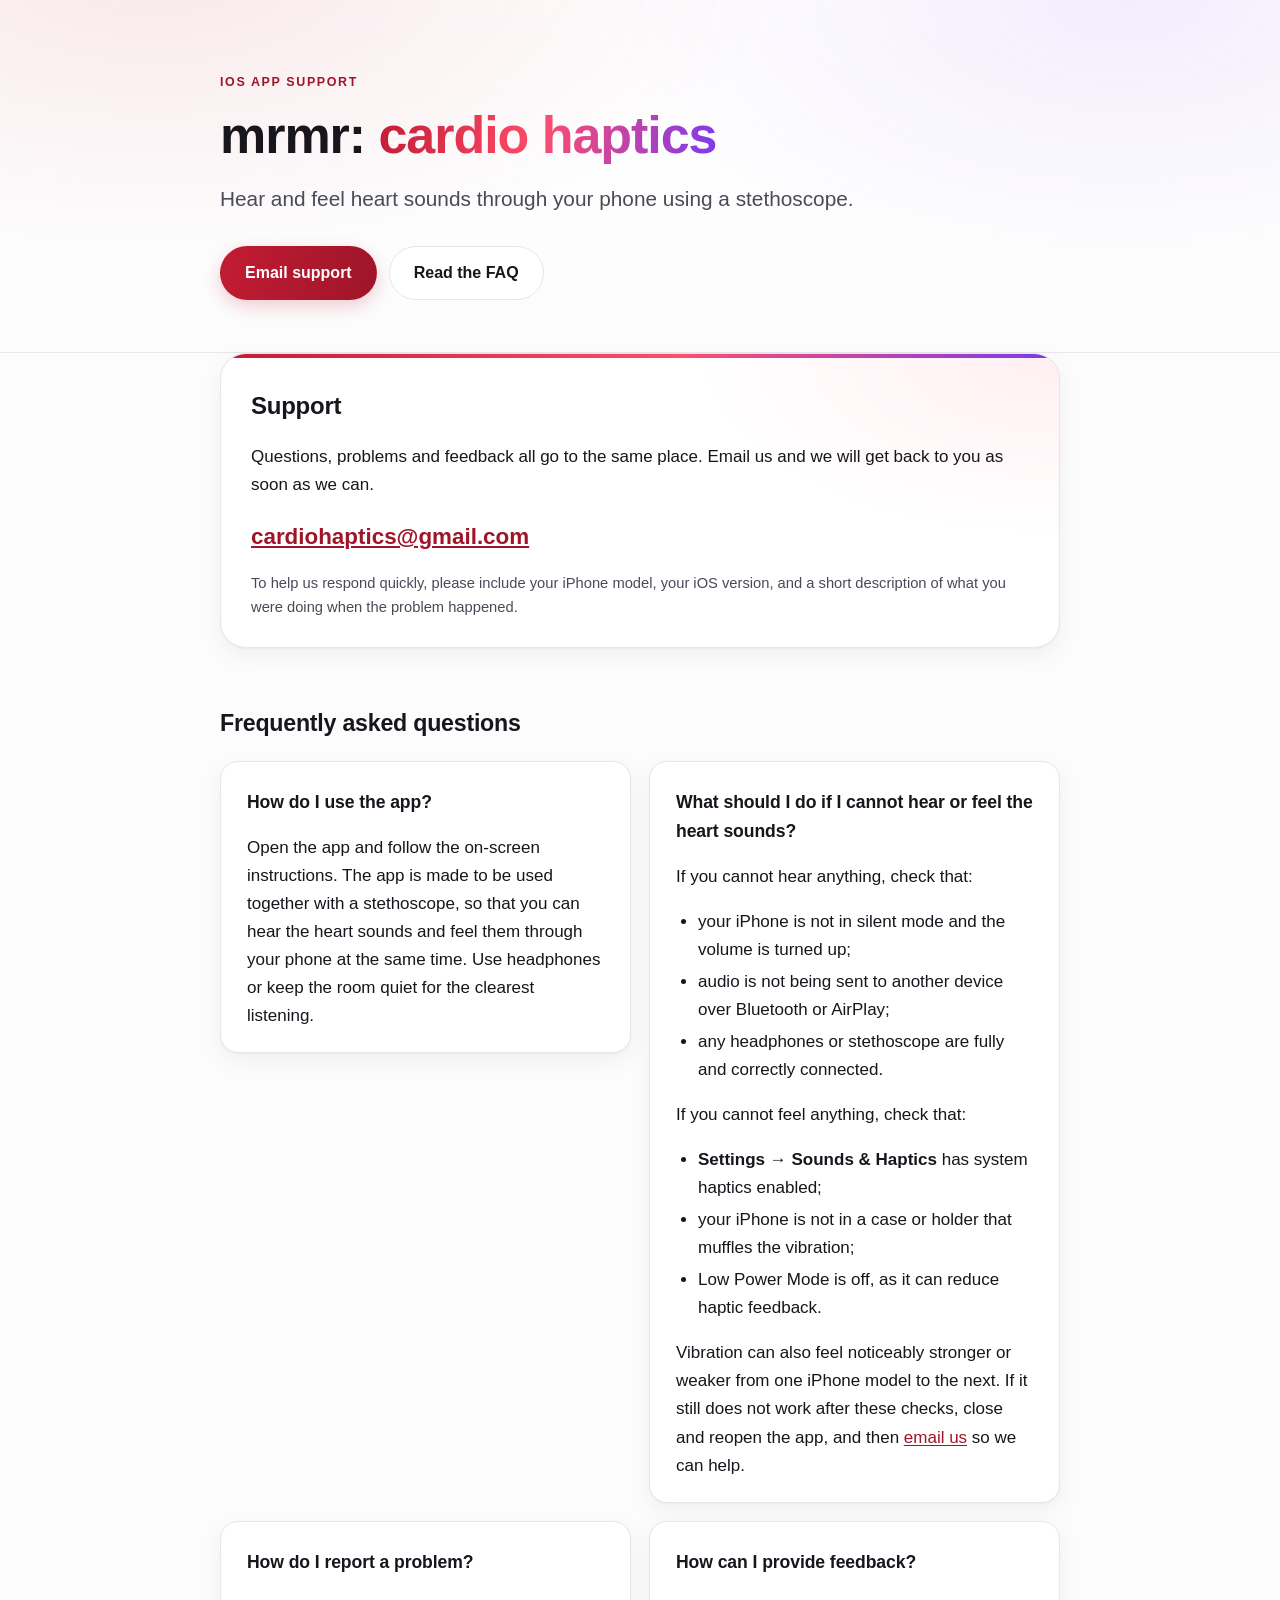
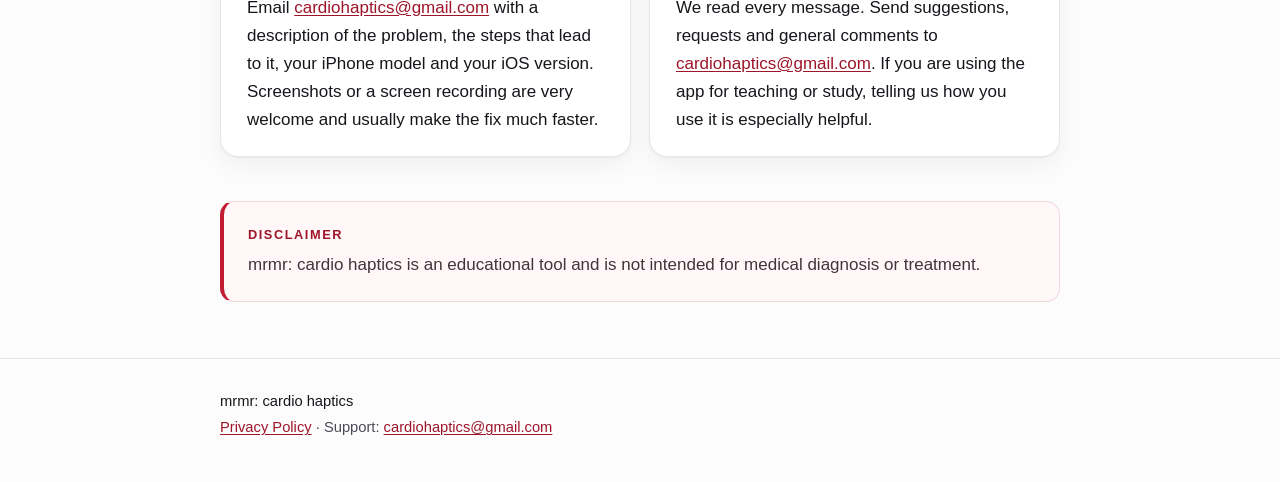
<file: index.html>
<!doctype html>
<html lang="en">
<head>
<meta charset="utf-8" />
<meta name="viewport" content="width=device-width, initial-scale=1" />
<title>mrmr: cardio haptics — Support</title>
<meta name="description" content="Support and contact information for mrmr: cardio haptics, an educational iOS app that lets you hear and feel heart sounds through your phone using a stethoscope." />
<meta name="color-scheme" content="light" />
<meta name="theme-color" content="#C21C33" />

<meta property="og:type" content="website" />
<meta property="og:title" content="mrmr: cardio haptics — Support" />
<meta property="og:description" content="Hear and feel heart sounds through your phone using a stethoscope. Support, FAQ and contact information." />
<meta property="og:site_name" content="mrmr: cardio haptics" />
<meta name="twitter:card" content="summary" />
<meta name="twitter:title" content="mrmr: cardio haptics — Support" />
<meta name="twitter:description" content="Hear and feel heart sounds through your phone using a stethoscope. Support, FAQ and contact information." />

<link rel="icon" href="favicon.svg" type="image/svg+xml" />
<link rel="apple-touch-icon" href="favicon.svg" />
<link rel="stylesheet" href="styles.css" />
</head>
<body>

<a class="skip-link" href="#support">Skip to support</a>

<header class="hero">
  <div class="wrap">
    <p class="eyebrow">iOS app support</p>
    <h1>mrmr: <span class="grad">cardio haptics</span></h1>
    <p class="lede">Hear and feel heart sounds through your phone using a stethoscope.</p>
    <p class="hero-actions">
      <a class="btn btn-primary" href="mailto:cardiohaptics@gmail.com">Email support</a>
      <a class="btn btn-ghost" href="#faq">Read the FAQ</a>
    </p>
  </div>
</header>

<main class="wrap">

  <section id="support" class="card card-support" aria-labelledby="support-title">
    <h2 id="support-title">Support</h2>
    <p>
      Questions, problems and feedback all go to the same place. Email us and we will
      get back to you as soon as we can.
    </p>
    <p class="contact">
      <a class="mail" href="mailto:cardiohaptics@gmail.com">cardiohaptics@gmail.com</a>
    </p>
    <p class="muted small">
      To help us respond quickly, please include your iPhone model, your iOS version,
      and a short description of what you were doing when the problem happened.
    </p>
  </section>

  <section id="faq" aria-labelledby="faq-title">
    <h2 id="faq-title" class="section-title">Frequently asked questions</h2>

    <div class="faq-grid">
      <article class="card">
        <h3>How do I use the app?</h3>
        <p>
          Open the app and follow the on-screen instructions. The app is made to be used
          together with a stethoscope, so that you can hear the heart sounds and feel them
          through your phone at the same time. Use headphones or keep the room quiet for
          the clearest listening.
        </p>
      </article>

      <article class="card">
        <h3>What should I do if I cannot hear or feel the heart sounds?</h3>
        <p>If you cannot hear anything, check that:</p>
        <ul>
          <li>your iPhone is not in silent mode and the volume is turned up;</li>
          <li>audio is not being sent to another device over Bluetooth or AirPlay;</li>
          <li>any headphones or stethoscope are fully and correctly connected.</li>
        </ul>
        <p>If you cannot feel anything, check that:</p>
        <ul>
          <li><strong>Settings → Sounds &amp; Haptics</strong> has system haptics enabled;</li>
          <li>your iPhone is not in a case or holder that muffles the vibration;</li>
          <li>Low Power Mode is off, as it can reduce haptic feedback.</li>
        </ul>
        <p>
          Vibration can also feel noticeably stronger or weaker from one iPhone model to the
          next. If it still does not work after these checks, close and reopen the app, and
          then <a href="mailto:cardiohaptics@gmail.com">email us</a> so we can help.
        </p>
      </article>

      <article class="card">
        <h3>How do I report a problem?</h3>
        <p>
          Email <a href="mailto:cardiohaptics@gmail.com">cardiohaptics@gmail.com</a> with a
          description of the problem, the steps that lead to it, your iPhone model and your
          iOS version. Screenshots or a screen recording are very welcome and usually make
          the fix much faster.
        </p>
      </article>

      <article class="card">
        <h3>How can I provide feedback?</h3>
        <p>
          We read every message. Send suggestions, requests and general comments to
          <a href="mailto:cardiohaptics@gmail.com">cardiohaptics@gmail.com</a>. If you are
          using the app for teaching or study, telling us how you use it is especially
          helpful.
        </p>
      </article>
    </div>
  </section>

  <aside class="disclaimer" role="note">
    <h2>Disclaimer</h2>
    <p>
      mrmr: cardio haptics is an educational tool and is not intended for medical diagnosis
      or treatment.
    </p>
  </aside>

</main>

<footer class="footer">
  <div class="wrap">
    <p class="small">mrmr: cardio haptics</p>
    <p class="small muted">
      <a href="privacy.html">Privacy Policy</a> &middot;
      Support: <a href="mailto:cardiohaptics@gmail.com">cardiohaptics@gmail.com</a>
    </p>
  </div>
</footer>

</body>
</html>
</file>
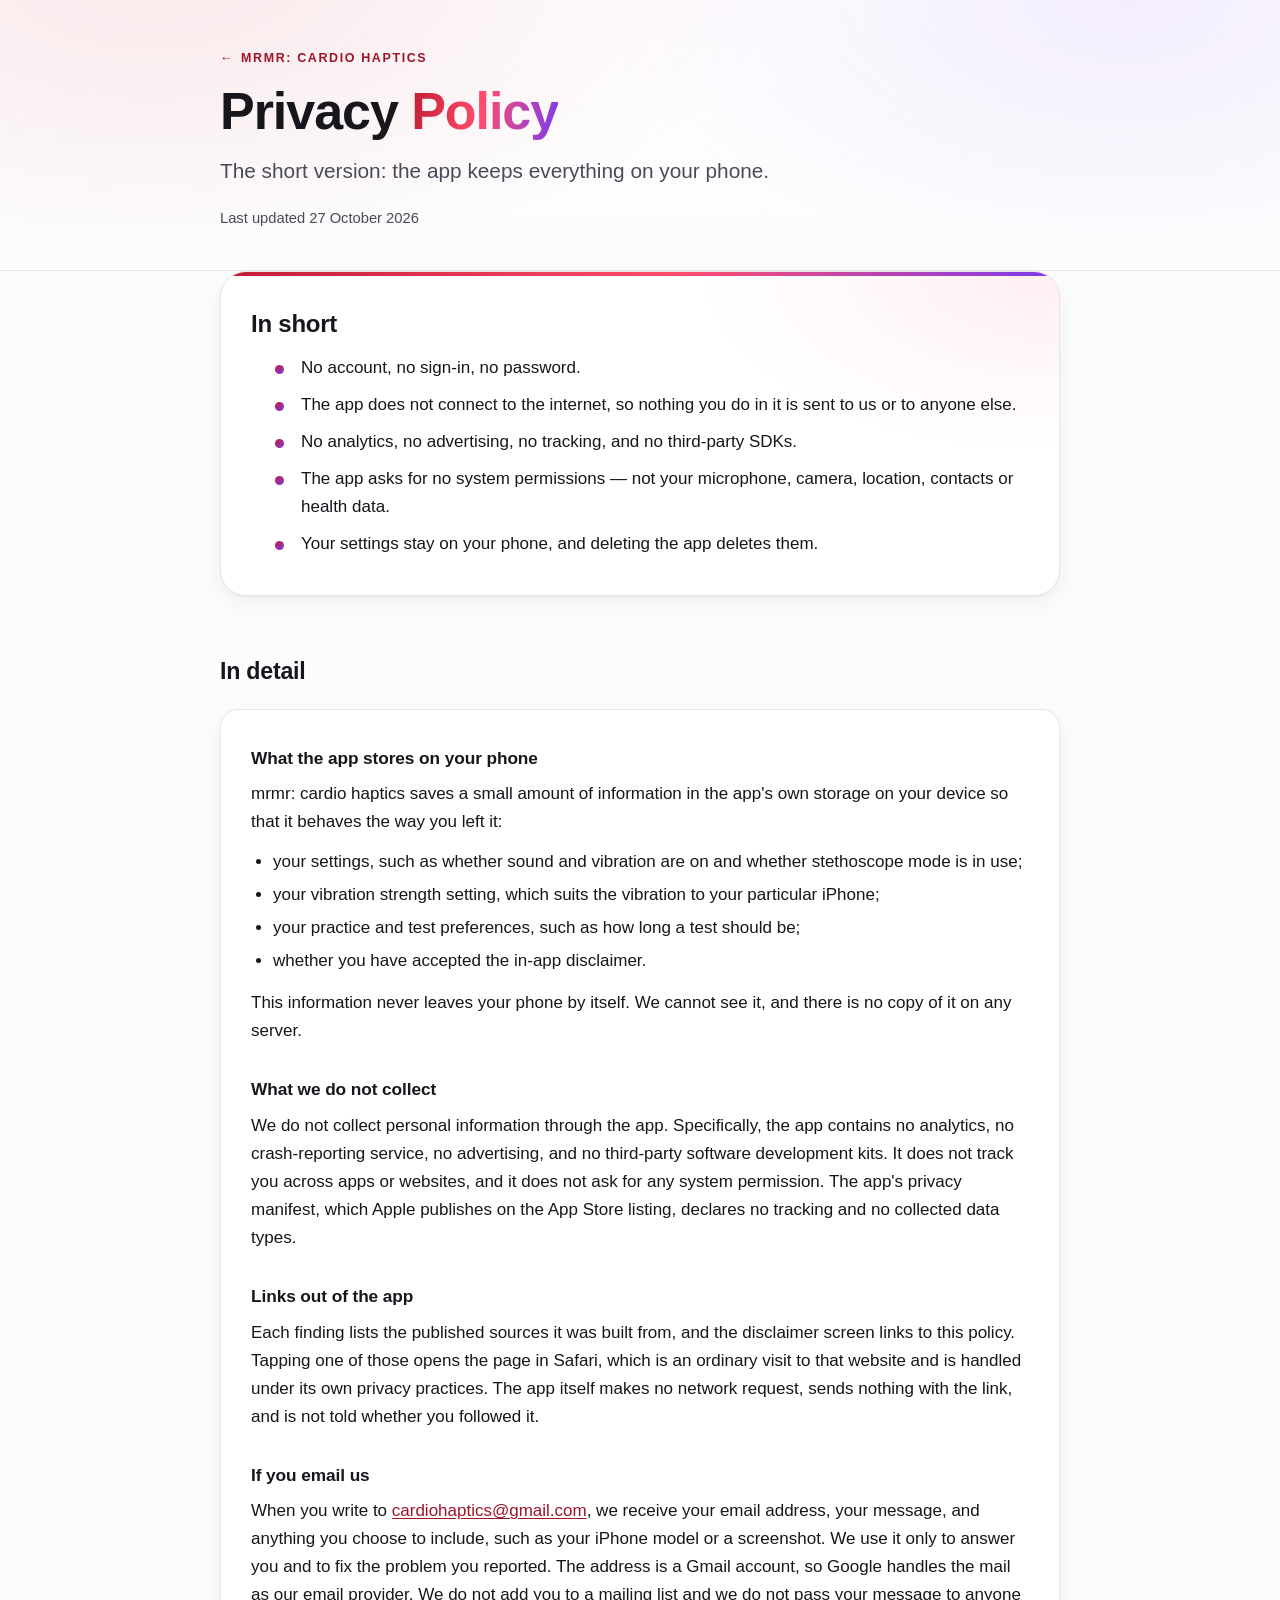
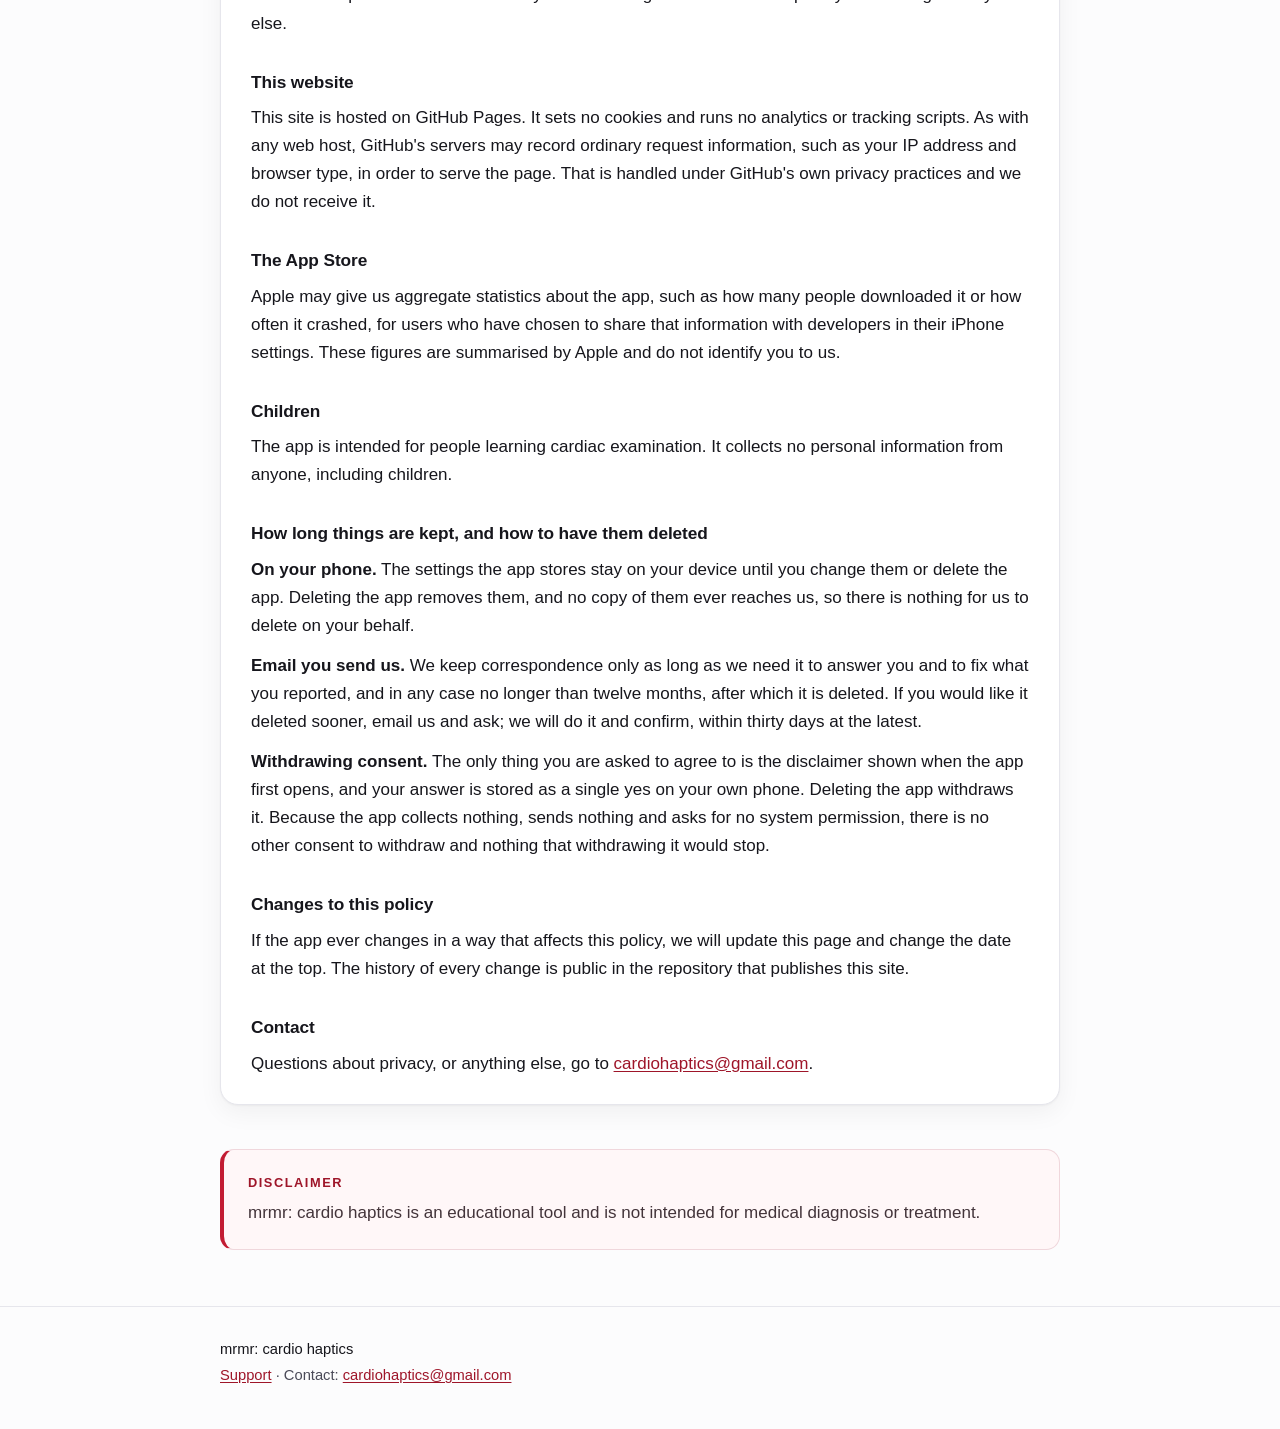
<file: privacy.html>
<!doctype html>
<html lang="en">
<head>
<meta charset="utf-8" />
<meta name="viewport" content="width=device-width, initial-scale=1" />
<title>Privacy Policy — mrmr: cardio haptics</title>
<meta name="description" content="Privacy policy for mrmr: cardio haptics. The app has no accounts, no tracking and no analytics, and does not send your data anywhere." />
<meta name="color-scheme" content="light" />
<meta name="theme-color" content="#C21C33" />

<meta property="og:type" content="website" />
<meta property="og:title" content="Privacy Policy — mrmr: cardio haptics" />
<meta property="og:description" content="The app has no accounts, no tracking and no analytics, and does not send your data anywhere." />
<meta property="og:site_name" content="mrmr: cardio haptics" />
<meta name="twitter:card" content="summary" />
<meta name="twitter:title" content="Privacy Policy — mrmr: cardio haptics" />
<meta name="twitter:description" content="The app has no accounts, no tracking and no analytics, and does not send your data anywhere." />

<link rel="icon" href="favicon.svg" type="image/svg+xml" />
<link rel="apple-touch-icon" href="favicon.svg" />
<link rel="stylesheet" href="styles.css" />
</head>
<body>

<a class="skip-link" href="#policy">Skip to the policy</a>

<header class="hero hero-sub">
  <div class="wrap">
    <p class="eyebrow"><a class="back" href="./">mrmr: cardio haptics</a></p>
    <h1>Privacy <span class="grad">Policy</span></h1>
    <p class="lede">The short version: the app keeps everything on your phone.</p>
    <p class="updated small muted">Last updated 27 October 2026</p>
  </div>
</header>

<main class="wrap" id="policy">

  <section class="card card-support" aria-labelledby="short-title">
    <h2 id="short-title">In short</h2>
    <ul class="tick">
      <li>No account, no sign-in, no password.</li>
      <li>The app does not connect to the internet, so nothing you do in it is sent to us or to anyone else.</li>
      <li>No analytics, no advertising, no tracking, and no third-party SDKs.</li>
      <li>The app asks for no system permissions &mdash; not your microphone, camera, location, contacts or health data.</li>
      <li>Your settings stay on your phone, and deleting the app deletes them.</li>
    </ul>
  </section>

  <section aria-labelledby="detail-title">
    <h2 id="detail-title" class="section-title">In detail</h2>

    <div class="prose">

      <h3>What the app stores on your phone</h3>
      <p>
        mrmr: cardio haptics saves a small amount of information in the app's own storage on
        your device so that it behaves the way you left it:
      </p>
      <ul>
        <li>your settings, such as whether sound and vibration are on and whether stethoscope mode is in use;</li>
        <li>your vibration strength setting, which suits the vibration to your particular iPhone;</li>
        <li>your practice and test preferences, such as how long a test should be;</li>
        <li>whether you have accepted the in-app disclaimer.</li>
      </ul>
      <p>
        This information never leaves your phone by itself. We cannot see it, and there is no
        copy of it on any server.
      </p>

      <h3>What we do not collect</h3>
      <p>
        We do not collect personal information through the app. Specifically, the app contains no
        analytics, no crash-reporting service, no advertising, and no third-party software
        development kits. It does not track you across apps or websites, and it does not ask for
        any system permission. The app's privacy manifest, which Apple publishes on the App Store
        listing, declares no tracking and no collected data types.
      </p>

      <h3>Links out of the app</h3>
      <p>
        Each finding lists the published sources it was built from, and the disclaimer screen links
        to this policy. Tapping one of those opens the page in Safari, which is an ordinary visit to
        that website and is handled under its own privacy practices. The app itself makes no network
        request, sends nothing with the link, and is not told whether you followed it.
      </p>

      <h3>If you email us</h3>
      <p>
        When you write to <a href="mailto:cardiohaptics@gmail.com">cardiohaptics@gmail.com</a>, we
        receive your email address, your message, and anything you choose to include, such as your
        iPhone model or a screenshot. We use it only to answer you and to fix the problem you
        reported. The address is a Gmail account, so Google handles the mail as our email provider.
        We do not add you to a mailing list and we do not pass your message to anyone else.
      </p>

      <h3>This website</h3>
      <p>
        This site is hosted on GitHub Pages. It sets no cookies and runs no analytics or tracking
        scripts. As with any web host, GitHub's servers may record ordinary request information,
        such as your IP address and browser type, in order to serve the page. That is handled under
        GitHub's own privacy practices and we do not receive it.
      </p>

      <h3>The App Store</h3>
      <p>
        Apple may give us aggregate statistics about the app, such as how many people downloaded it
        or how often it crashed, for users who have chosen to share that information with
        developers in their iPhone settings. These figures are summarised by Apple and do not
        identify you to us.
      </p>

      <h3>Children</h3>
      <p>
        The app is intended for people learning cardiac examination. It collects no personal
        information from anyone, including children.
      </p>

      <h3>How long things are kept, and how to have them deleted</h3>
      <p>
        <strong>On your phone.</strong> The settings the app stores stay on your device until you
        change them or delete the app. Deleting the app removes them, and no copy of them ever
        reaches us, so there is nothing for us to delete on your behalf.
      </p>
      <p>
        <strong>Email you send us.</strong> We keep correspondence only as long as we need it to
        answer you and to fix what you reported, and in any case no longer than twelve months,
        after which it is deleted. If you would like it deleted sooner, email us and ask; we will
        do it and confirm, within thirty days at the latest.
      </p>
      <p>
        <strong>Withdrawing consent.</strong> The only thing you are asked to agree to is the
        disclaimer shown when the app first opens, and your answer is stored as a single yes on
        your own phone. Deleting the app withdraws it. Because the app collects nothing, sends
        nothing and asks for no system permission, there is no other consent to withdraw and
        nothing that withdrawing it would stop.
      </p>

      <h3>Changes to this policy</h3>
      <p>
        If the app ever changes in a way that affects this policy, we will update this page and
        change the date at the top. The history of every change is public in the repository that
        publishes this site.
      </p>

      <h3>Contact</h3>
      <p>
        Questions about privacy, or anything else, go to
        <a href="mailto:cardiohaptics@gmail.com">cardiohaptics@gmail.com</a>.
      </p>

    </div>
  </section>

  <aside class="disclaimer" role="note">
    <h2>Disclaimer</h2>
    <p>
      mrmr: cardio haptics is an educational tool and is not intended for medical diagnosis
      or treatment.
    </p>
  </aside>

</main>

<footer class="footer">
  <div class="wrap">
    <p class="small">mrmr: cardio haptics</p>
    <p class="small muted">
      <a href="./">Support</a> &middot;
      Contact: <a href="mailto:cardiohaptics@gmail.com">cardiohaptics@gmail.com</a>
    </p>
  </div>
</footer>

</body>
</html>
</file>
<file: styles.css>
/* mrmr: cardio haptics — support site */

:root {
  --crimson: #C21C33;
  --crimson-deep: #9E1529;
  --rose: #FF4D6D;
  --violet: #7C3AED;

  --bg: #FCFCFD;
  --surface: #FFFFFF;
  --ink: #16161C;
  --ink-soft: #4A4A58;
  --line: #E6E6EC;

  --radius: 18px;
  --radius-lg: 26px;
  --shadow: 0 1px 2px rgba(22, 22, 28, .04), 0 8px 24px rgba(22, 22, 28, .05);
  --maxw: 880px;
}

* { box-sizing: border-box; }

html { -webkit-text-size-adjust: 100%; }

body {
  margin: 0;
  background: var(--bg);
  color: var(--ink);
  font-family: -apple-system, BlinkMacSystemFont, "Segoe UI", Inter, Roboto,
               "Helvetica Neue", Arial, sans-serif;
  font-size: 17px;
  line-height: 1.65;
  -webkit-font-smoothing: antialiased;
}

.wrap {
  max-width: var(--maxw);
  margin: 0 auto;
  padding: 0 20px;
}

/* ---------- links ---------- */

a { color: var(--crimson-deep); text-decoration: underline; text-underline-offset: 2px; }
a:hover { color: var(--crimson); }
a:focus-visible,
.btn:focus-visible {
  outline: 3px solid var(--violet);
  outline-offset: 3px;
  border-radius: 6px;
}

.skip-link {
  position: absolute;
  left: -9999px;
  top: 0;
  background: var(--surface);
  padding: 10px 16px;
  border-radius: 0 0 12px 0;
  z-index: 10;
}
.skip-link:focus { left: 0; }

/* ---------- hero ---------- */

.hero {
  position: relative;
  padding: 72px 0 52px;
  border-bottom: 1px solid var(--line);
  background:
    radial-gradient(900px 420px at 12% -10%, rgba(194, 28, 51, .10), transparent 70%),
    radial-gradient(760px 380px at 88% 0%, rgba(124, 58, 237, .09), transparent 70%),
    linear-gradient(180deg, #FFFFFF 0%, var(--bg) 100%);
}

.eyebrow {
  margin: 0 0 14px;
  font-size: .78rem;
  font-weight: 600;
  letter-spacing: .13em;
  text-transform: uppercase;
  color: var(--crimson-deep);
}

h1 {
  margin: 0;
  font-size: clamp(2.1rem, 6vw, 3.25rem);
  line-height: 1.1;
  letter-spacing: -.02em;
  font-weight: 700;
}

.grad {
  background: linear-gradient(100deg, var(--crimson) 0%, var(--rose) 48%, var(--violet) 100%);
  -webkit-background-clip: text;
  background-clip: text;
  color: transparent;
}

.lede {
  margin: 18px 0 0;
  max-width: 34em;
  font-size: clamp(1.05rem, 2.4vw, 1.3rem);
  color: var(--ink-soft);
}

.hero-actions {
  display: flex;
  flex-wrap: wrap;
  gap: 12px;
  margin: 30px 0 0;
}

.btn {
  display: inline-block;
  padding: 13px 24px;
  border-radius: 999px;
  font-weight: 600;
  font-size: 1rem;
  text-decoration: none;
  border: 1px solid transparent;
}

.btn-primary {
  color: #fff;
  background: linear-gradient(100deg, var(--crimson) 0%, var(--crimson-deep) 100%);
  box-shadow: 0 6px 18px rgba(194, 28, 51, .22);
}
.btn-primary:hover { color: #fff; background: var(--crimson-deep); }

.btn-ghost {
  color: var(--ink);
  background: var(--surface);
  border-color: var(--line);
}
.btn-ghost:hover { color: var(--ink); border-color: #D2D2DC; }

/* ---------- sections ---------- */

main { padding: 44px 0 8px; }

h2 { letter-spacing: -.01em; }

.section-title {
  margin: 56px 0 18px;
  font-size: 1.45rem;
}

.card {
  background: var(--surface);
  border: 1px solid var(--line);
  border-radius: var(--radius);
  padding: 26px 26px 22px;
  box-shadow: var(--shadow);
}

.card h2 { margin: 0 0 10px; font-size: 1.5rem; }
.card h3 { margin: 0 0 10px; font-size: 1.1rem; letter-spacing: -.005em; }
.card p:last-child, .card ul:last-child { margin-bottom: 0; }

.card-support {
  border-radius: var(--radius-lg);
  padding: 32px 30px 28px;
  position: relative;
  overflow: hidden;
  background:
    radial-gradient(520px 260px at 100% 0%, rgba(255, 77, 109, .09), transparent 70%),
    var(--surface);
}
.card-support::before {
  content: "";
  position: absolute;
  inset: 0 0 auto 0;
  height: 4px;
  background: linear-gradient(90deg, var(--crimson), var(--rose) 55%, var(--violet));
}

.contact { margin: 20px 0 14px; }

.mail {
  display: inline-block;
  font-size: clamp(1.1rem, 3.4vw, 1.4rem);
  font-weight: 650;
  word-break: break-word;
}

.faq-grid { display: grid; gap: 18px; }

.card ul { margin: 10px 0 14px; padding-left: 22px; }
.card li { margin: 4px 0; }

.muted { color: var(--ink-soft); }
.small { font-size: .92rem; }

/* ---------- disclaimer ---------- */

.disclaimer {
  margin: 44px 0 8px;
  padding: 22px 24px;
  border: 1px solid #F0D7DC;
  border-left: 4px solid var(--crimson);
  border-radius: 14px;
  background: #FFF7F8;
}
.disclaimer h2 {
  margin: 0 0 6px;
  font-size: .8rem;
  font-weight: 700;
  letter-spacing: .12em;
  text-transform: uppercase;
  color: var(--crimson-deep);
}
.disclaimer p { margin: 0; color: #43343A; }

/* ---------- footer ---------- */

.footer {
  margin-top: 56px;
  padding: 28px 0 40px;
  border-top: 1px solid var(--line);
}
.footer p { margin: 2px 0; }

@media (min-width: 720px) {
  .faq-grid { grid-template-columns: 1fr 1fr; align-items: start; }
}

/* ---------- secondary page (privacy) ---------- */

.hero-sub { padding: 48px 0 40px; }
.hero-sub .lede { margin-top: 14px; }

.back { color: var(--crimson-deep); text-decoration: none; }
.back:hover { text-decoration: underline; }
.back::before { content: "\2190"; margin-right: 7px; }

.updated { margin: 18px 0 0; }

.tick { list-style: none; margin: 14px 0 0; padding: 0; }
.tick li { position: relative; padding-left: 28px; margin: 9px 0; }
.tick li::before {
  content: "";
  position: absolute;
  left: 2px;
  top: .62em;
  width: 9px;
  height: 9px;
  border-radius: 50%;
  background: linear-gradient(135deg, var(--crimson), var(--violet));
}

.prose {
  background: var(--surface);
  border: 1px solid var(--line);
  border-radius: var(--radius);
  padding: 8px 30px 26px;
  box-shadow: var(--shadow);
}
.prose h3 {
  margin: 30px 0 8px;
  font-size: 1.08rem;
  letter-spacing: -.005em;
}
.prose h3:first-child { margin-top: 26px; }
.prose p { margin: 0 0 12px; }
.prose ul { margin: 0 0 14px; padding-left: 22px; }
.prose li { margin: 5px 0; }
.prose > :last-child { margin-bottom: 0; }

@media (max-width: 520px) {
  .prose { padding: 6px 20px 20px; }
}
</file>
